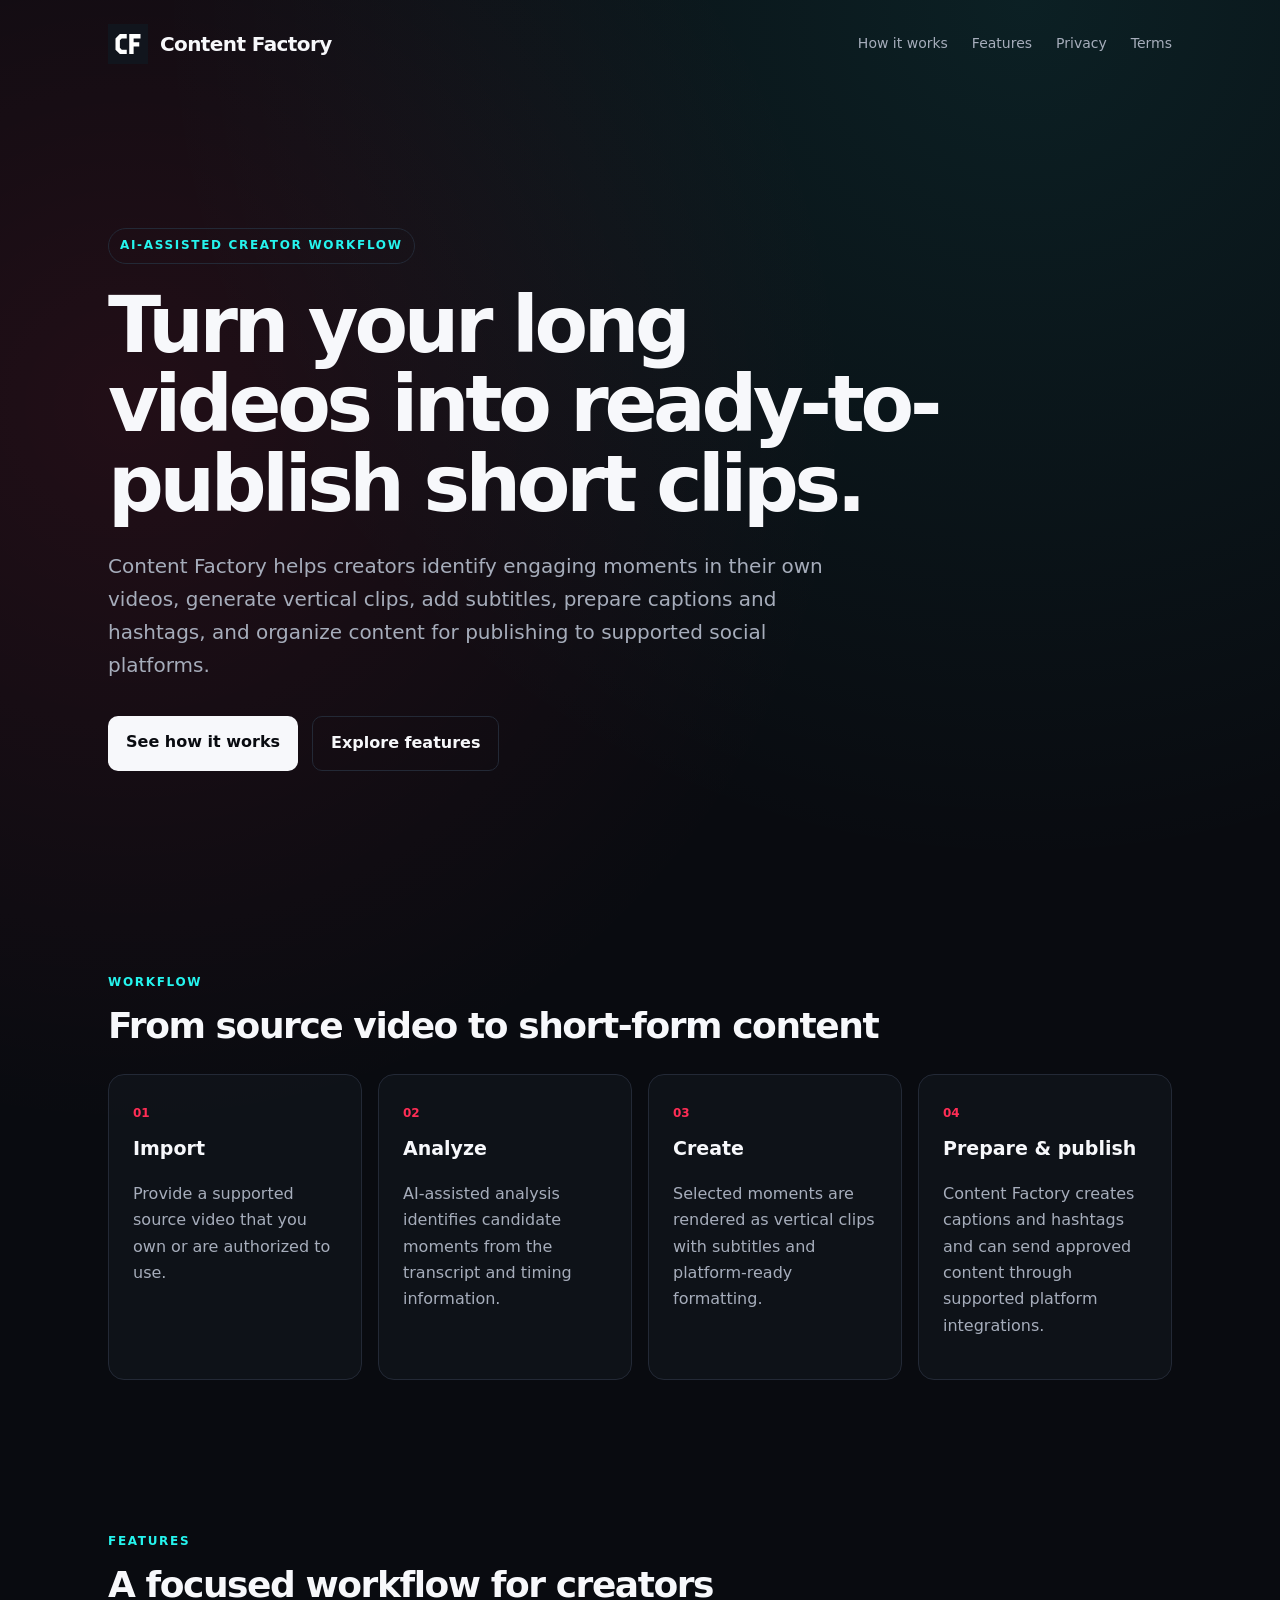
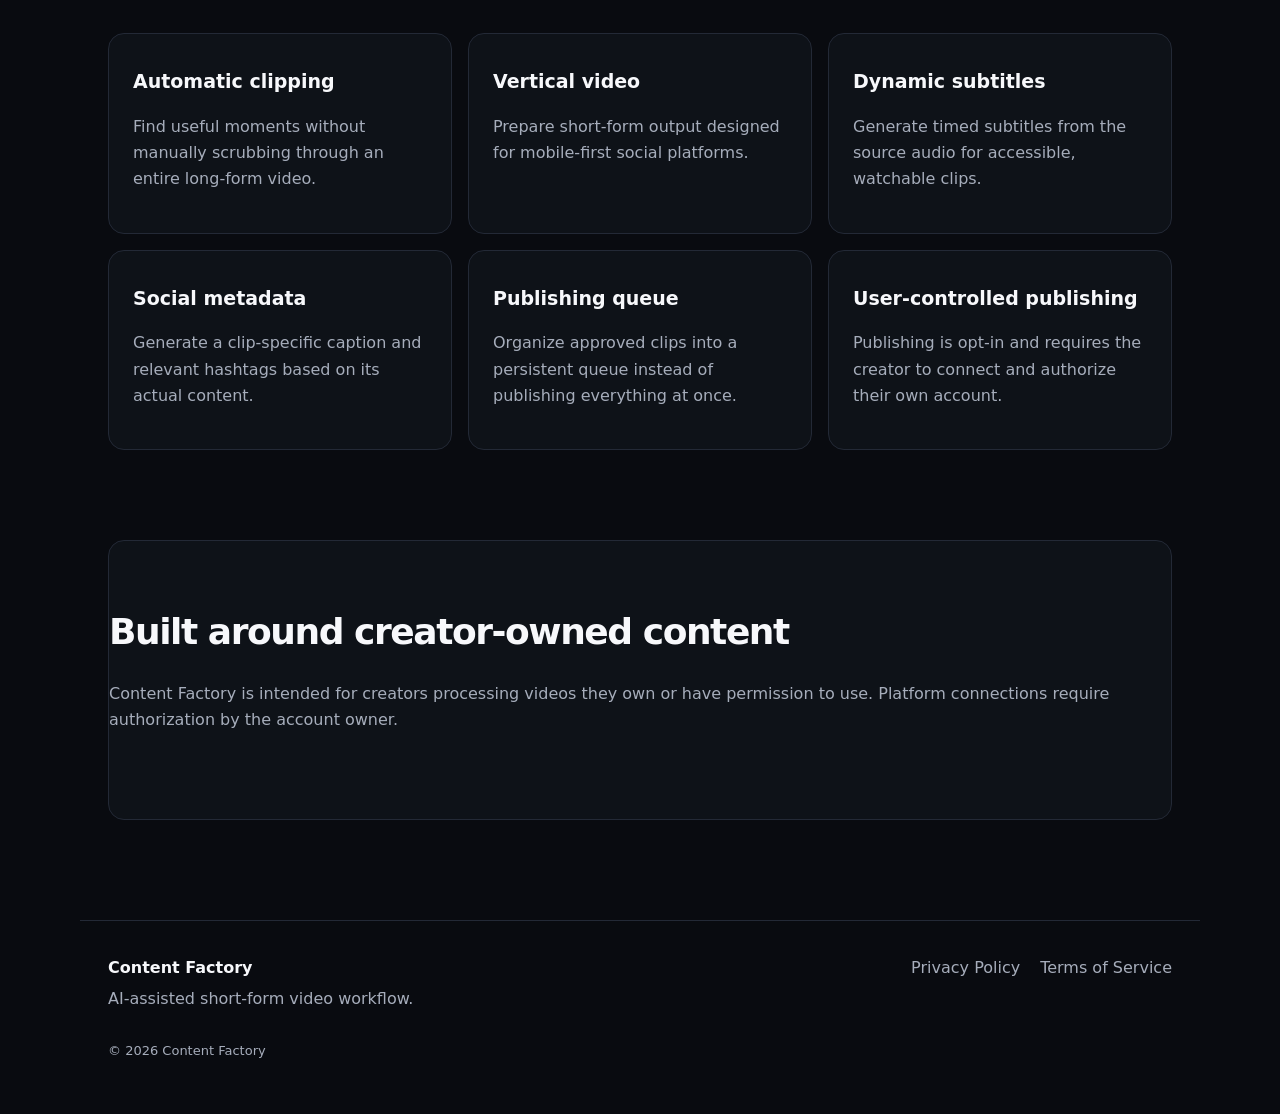
<file: index.html>
<!doctype html><html lang="en"><head><meta charset="utf-8"><meta name="viewport" content="width=device-width,initial-scale=1"><meta name="description" content="Content Factory turns long-form creator videos into short-form clips with captions, subtitles and publishing preparation."><title>Content Factory — AI Video Clipping</title><link rel="stylesheet" href="assets/style.css?v=cf-1">
<meta name="theme-color" content="#11151d">
<link rel="icon" href="favicon.ico?v=cf-1" sizes="16x16 32x32 48x48" type="image/x-icon">
<link rel="icon" href="assets/branding/content-factory-icon.svg?v=cf-1" type="image/svg+xml" sizes="any">
<link rel="icon" href="assets/branding/favicon-32x32.png?v=cf-1" type="image/png" sizes="32x32">
<link rel="icon" href="assets/branding/favicon-16x16.png?v=cf-1" type="image/png" sizes="16x16">
<link rel="apple-touch-icon" href="assets/branding/apple-touch-icon.png?v=cf-1" sizes="180x180">
</head><body><header><a class="brand" href="./"><img class="brand-icon" src="assets/branding/content-factory-icon.svg?v=cf-1" width="40" height="40" alt=""><span>Content Factory</span></a><nav><a href="#how">How it works</a><a href="#features">Features</a><a href="privacy/">Privacy</a><a href="terms/">Terms</a></nav></header><main><section class="hero"><div class="badge">AI-assisted creator workflow</div><h1>Turn your long videos into ready-to-publish short clips.</h1><p>Content Factory helps creators identify engaging moments in their own videos, generate vertical clips, add subtitles, prepare captions and hashtags, and organize content for publishing to supported social platforms.</p><div class="actions"><a class="button" href="#how">See how it works</a><a class="secondary" href="#features">Explore features</a></div></section><section id="how"><p class="eyebrow">WORKFLOW</p><h2>From source video to short-form content</h2><div class="grid steps"><article><span>01</span><h3>Import</h3><p>Provide a supported source video that you own or are authorized to use.</p></article><article><span>02</span><h3>Analyze</h3><p>AI-assisted analysis identifies candidate moments from the transcript and timing information.</p></article><article><span>03</span><h3>Create</h3><p>Selected moments are rendered as vertical clips with subtitles and platform-ready formatting.</p></article><article><span>04</span><h3>Prepare & publish</h3><p>Content Factory creates captions and hashtags and can send approved content through supported platform integrations.</p></article></div></section><section id="features"><p class="eyebrow">FEATURES</p><h2>A focused workflow for creators</h2><div class="grid features"><article><h3>Automatic clipping</h3><p>Find useful moments without manually scrubbing through an entire long-form video.</p></article><article><h3>Vertical video</h3><p>Prepare short-form output designed for mobile-first social platforms.</p></article><article><h3>Dynamic subtitles</h3><p>Generate timed subtitles from the source audio for accessible, watchable clips.</p></article><article><h3>Social metadata</h3><p>Generate a clip-specific caption and relevant hashtags based on its actual content.</p></article><article><h3>Publishing queue</h3><p>Organize approved clips into a persistent queue instead of publishing everything at once.</p></article><article><h3>User-controlled publishing</h3><p>Publishing is opt-in and requires the creator to connect and authorize their own account.</p></article></div></section><section class="notice"><h2>Built around creator-owned content</h2><p>Content Factory is intended for creators processing videos they own or have permission to use. Platform connections require authorization by the account owner.</p></section></main><footer><div><strong>Content Factory</strong><p>AI-assisted short-form video workflow.</p></div><div class="footerlinks"><a href="privacy/">Privacy Policy</a><a href="terms/">Terms of Service</a></div><p class="copyright">© 2026 Content Factory</p></footer></body></html>
</file>
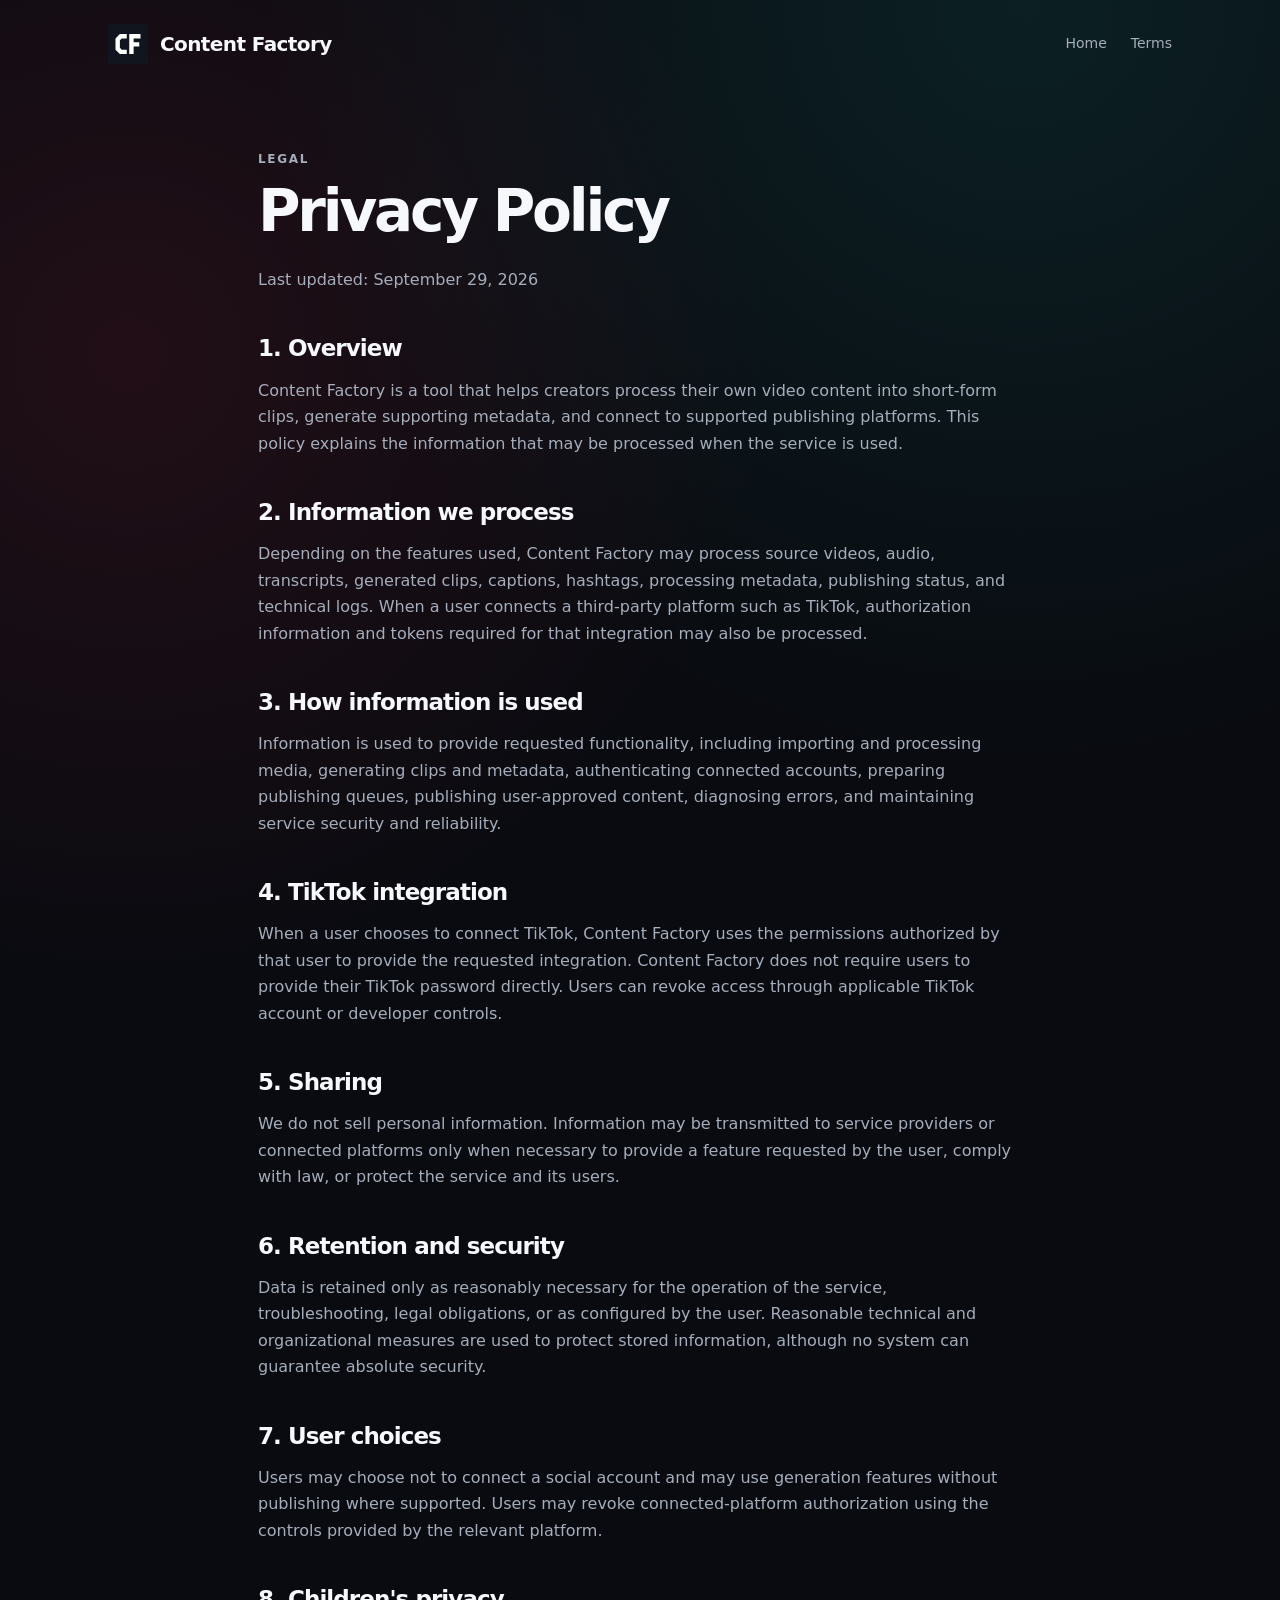
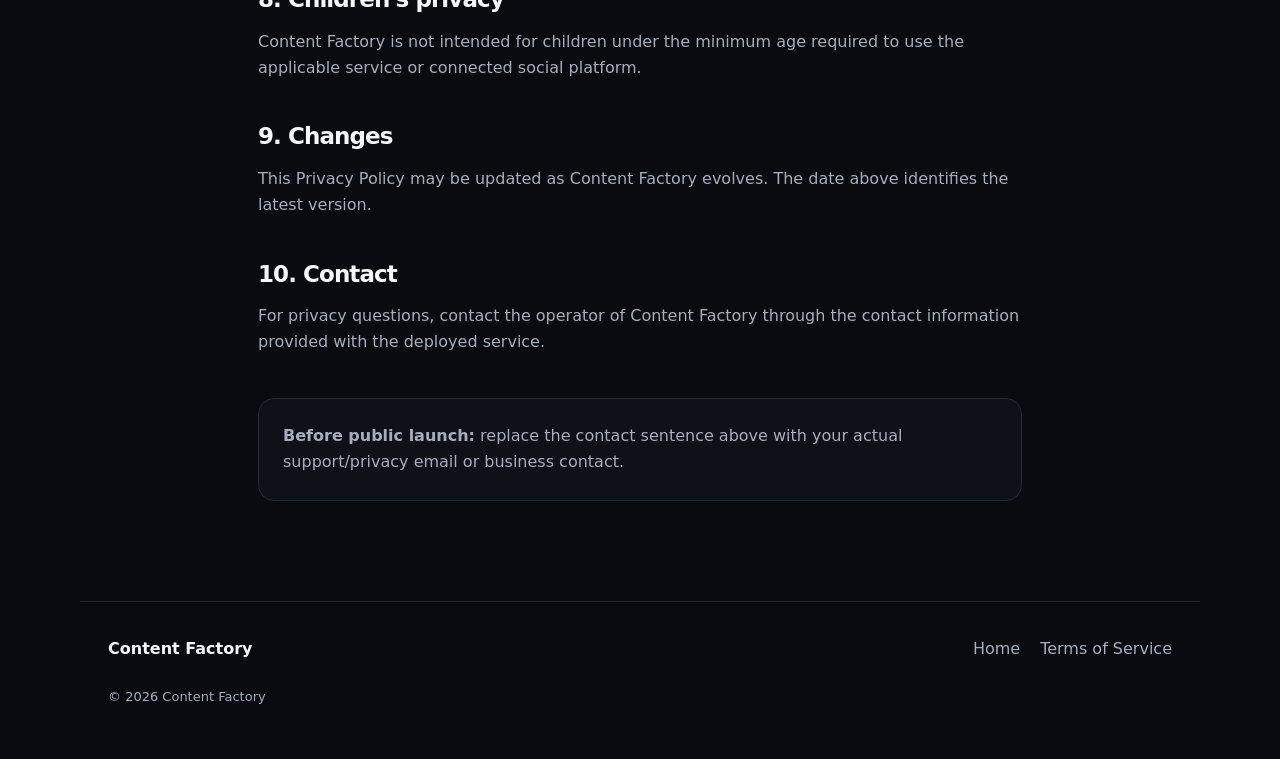
<file: privacy/index.html>
<!doctype html><html lang="en"><head><meta charset="utf-8"><meta name="viewport" content="width=device-width,initial-scale=1"><title>Privacy Policy — Content Factory</title><link rel="stylesheet" href="../assets/style.css?v=cf-1">
<meta name="theme-color" content="#11151d">
<link rel="icon" href="../favicon.ico?v=cf-1" sizes="16x16 32x32 48x48" type="image/x-icon">
<link rel="icon" href="../assets/branding/content-factory-icon.svg?v=cf-1" type="image/svg+xml" sizes="any">
<link rel="icon" href="../assets/branding/favicon-32x32.png?v=cf-1" type="image/png" sizes="32x32">
<link rel="icon" href="../assets/branding/favicon-16x16.png?v=cf-1" type="image/png" sizes="16x16">
<link rel="apple-touch-icon" href="../assets/branding/apple-touch-icon.png?v=cf-1" sizes="180x180">
</head><body><header><a class="brand" href="../"><img class="brand-icon" src="../assets/branding/content-factory-icon.svg?v=cf-1" width="40" height="40" alt=""><span>Content Factory</span></a><nav><a href="../">Home</a><a href="../terms/">Terms</a></nav></header><main class="legal"><p class="eyebrow">LEGAL</p><h1>Privacy Policy</h1><p class="updated">Last updated: September 29, 2026</p><h2>1. Overview</h2><p>Content Factory is a tool that helps creators process their own video content into short-form clips, generate supporting metadata, and connect to supported publishing platforms. This policy explains the information that may be processed when the service is used.</p><h2>2. Information we process</h2><p>Depending on the features used, Content Factory may process source videos, audio, transcripts, generated clips, captions, hashtags, processing metadata, publishing status, and technical logs. When a user connects a third-party platform such as TikTok, authorization information and tokens required for that integration may also be processed.</p><h2>3. How information is used</h2><p>Information is used to provide requested functionality, including importing and processing media, generating clips and metadata, authenticating connected accounts, preparing publishing queues, publishing user-approved content, diagnosing errors, and maintaining service security and reliability.</p><h2>4. TikTok integration</h2><p>When a user chooses to connect TikTok, Content Factory uses the permissions authorized by that user to provide the requested integration. Content Factory does not require users to provide their TikTok password directly. Users can revoke access through applicable TikTok account or developer controls.</p><h2>5. Sharing</h2><p>We do not sell personal information. Information may be transmitted to service providers or connected platforms only when necessary to provide a feature requested by the user, comply with law, or protect the service and its users.</p><h2>6. Retention and security</h2><p>Data is retained only as reasonably necessary for the operation of the service, troubleshooting, legal obligations, or as configured by the user. Reasonable technical and organizational measures are used to protect stored information, although no system can guarantee absolute security.</p><h2>7. User choices</h2><p>Users may choose not to connect a social account and may use generation features without publishing where supported. Users may revoke connected-platform authorization using the controls provided by the relevant platform.</p><h2>8. Children's privacy</h2><p>Content Factory is not intended for children under the minimum age required to use the applicable service or connected social platform.</p><h2>9. Changes</h2><p>This Privacy Policy may be updated as Content Factory evolves. The date above identifies the latest version.</p><h2>10. Contact</h2><p>For privacy questions, contact the operator of Content Factory through the contact information provided with the deployed service.</p><div class="legal-note"><strong>Before public launch:</strong> replace the contact sentence above with your actual support/privacy email or business contact.</div></main><footer><div><strong>Content Factory</strong></div><div class="footerlinks"><a href="../">Home</a><a href="../terms/">Terms of Service</a></div><p class="copyright">© 2026 Content Factory</p></footer></body></html>
</file>
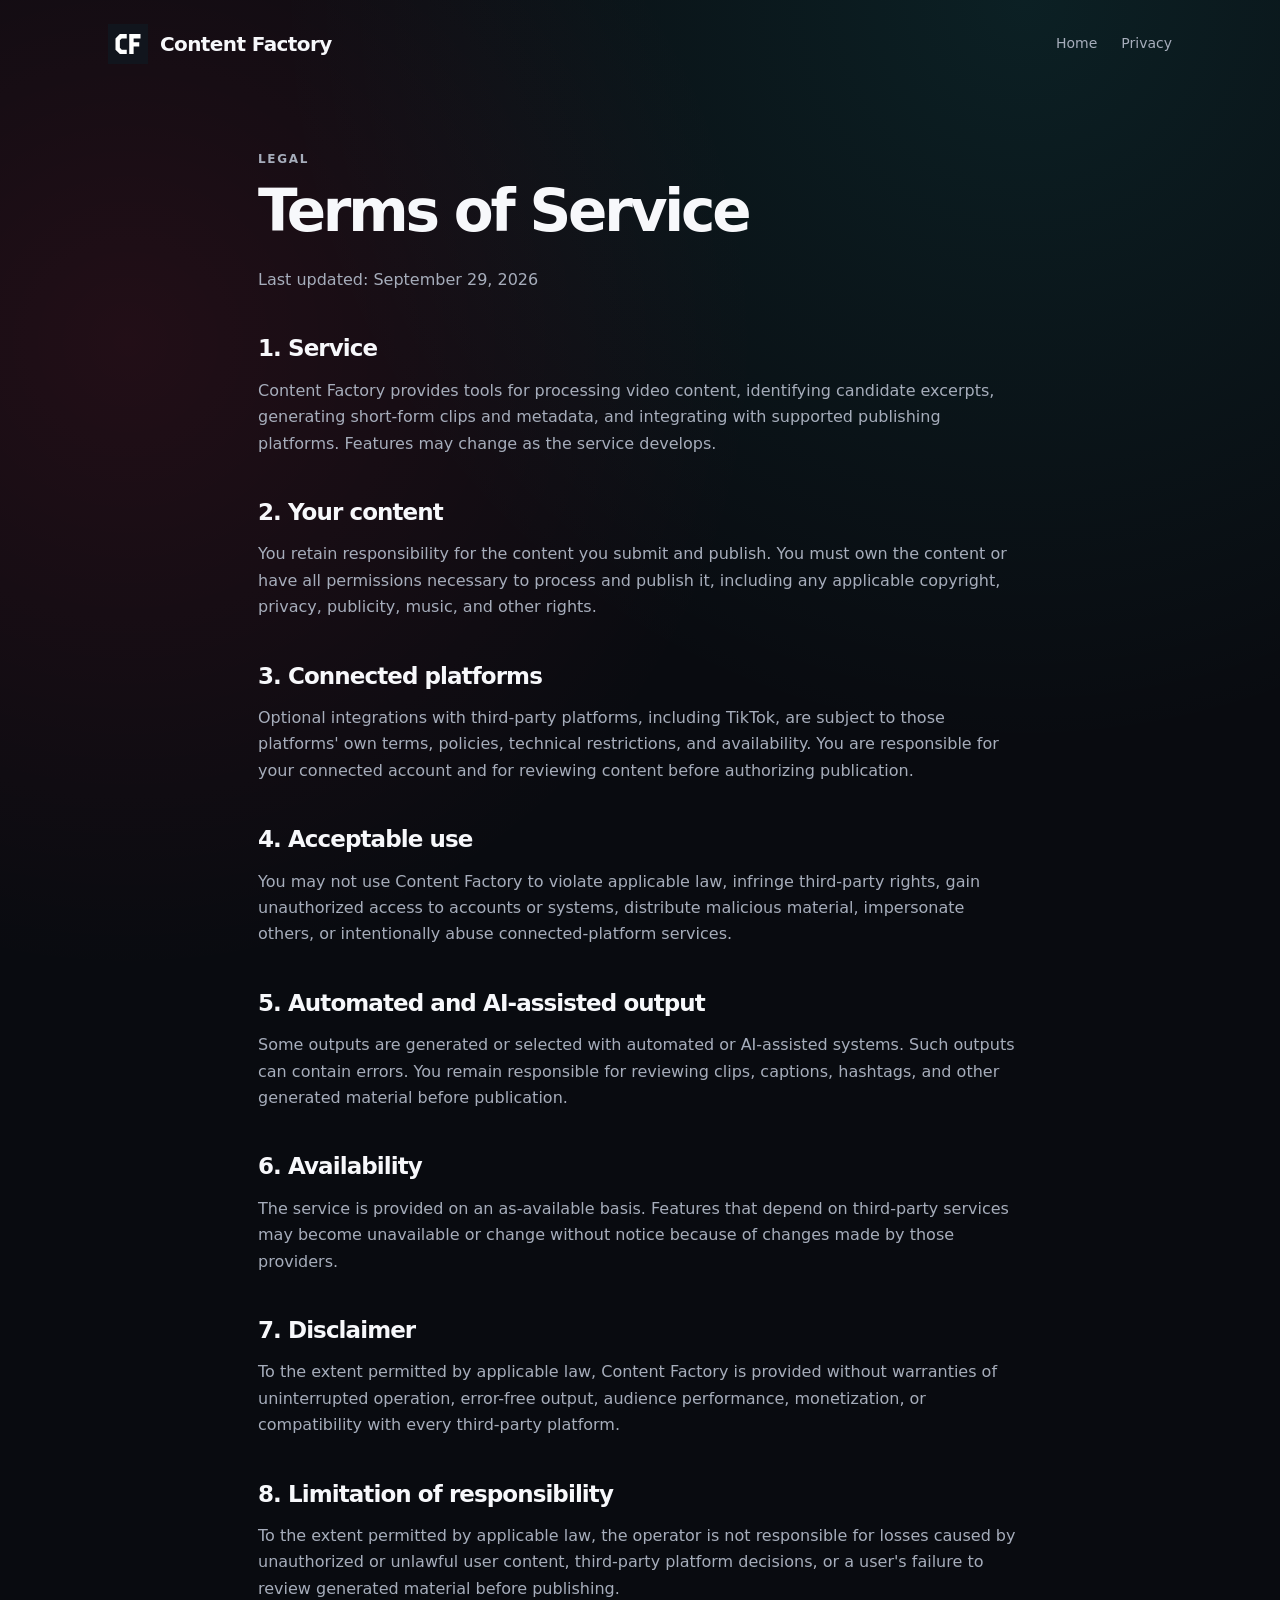
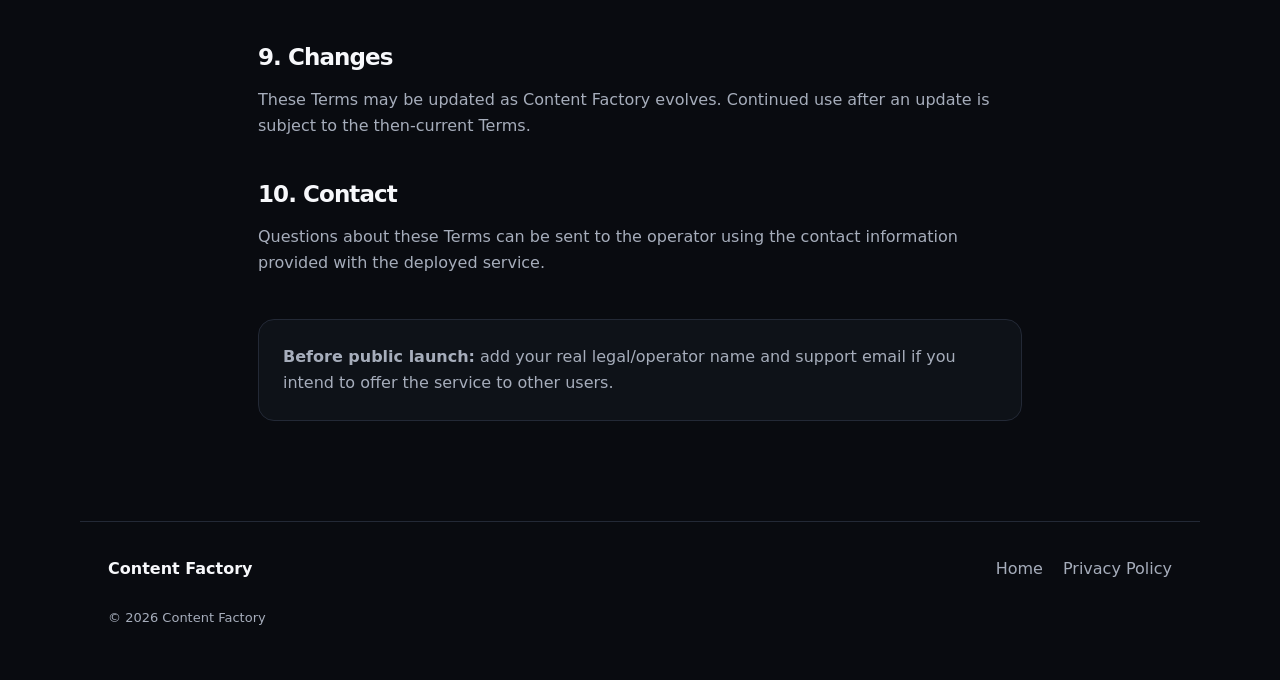
<file: terms/index.html>
<!doctype html><html lang="en"><head><meta charset="utf-8"><meta name="viewport" content="width=device-width,initial-scale=1"><title>Terms of Service — Content Factory</title><link rel="stylesheet" href="../assets/style.css?v=cf-1">
<meta name="theme-color" content="#11151d">
<link rel="icon" href="../favicon.ico?v=cf-1" sizes="16x16 32x32 48x48" type="image/x-icon">
<link rel="icon" href="../assets/branding/content-factory-icon.svg?v=cf-1" type="image/svg+xml" sizes="any">
<link rel="icon" href="../assets/branding/favicon-32x32.png?v=cf-1" type="image/png" sizes="32x32">
<link rel="icon" href="../assets/branding/favicon-16x16.png?v=cf-1" type="image/png" sizes="16x16">
<link rel="apple-touch-icon" href="../assets/branding/apple-touch-icon.png?v=cf-1" sizes="180x180">
</head><body><header><a class="brand" href="../"><img class="brand-icon" src="../assets/branding/content-factory-icon.svg?v=cf-1" width="40" height="40" alt=""><span>Content Factory</span></a><nav><a href="../">Home</a><a href="../privacy/">Privacy</a></nav></header><main class="legal"><p class="eyebrow">LEGAL</p><h1>Terms of Service</h1><p class="updated">Last updated: September 29, 2026</p><h2>1. Service</h2><p>Content Factory provides tools for processing video content, identifying candidate excerpts, generating short-form clips and metadata, and integrating with supported publishing platforms. Features may change as the service develops.</p><h2>2. Your content</h2><p>You retain responsibility for the content you submit and publish. You must own the content or have all permissions necessary to process and publish it, including any applicable copyright, privacy, publicity, music, and other rights.</p><h2>3. Connected platforms</h2><p>Optional integrations with third-party platforms, including TikTok, are subject to those platforms' own terms, policies, technical restrictions, and availability. You are responsible for your connected account and for reviewing content before authorizing publication.</p><h2>4. Acceptable use</h2><p>You may not use Content Factory to violate applicable law, infringe third-party rights, gain unauthorized access to accounts or systems, distribute malicious material, impersonate others, or intentionally abuse connected-platform services.</p><h2>5. Automated and AI-assisted output</h2><p>Some outputs are generated or selected with automated or AI-assisted systems. Such outputs can contain errors. You remain responsible for reviewing clips, captions, hashtags, and other generated material before publication.</p><h2>6. Availability</h2><p>The service is provided on an as-available basis. Features that depend on third-party services may become unavailable or change without notice because of changes made by those providers.</p><h2>7. Disclaimer</h2><p>To the extent permitted by applicable law, Content Factory is provided without warranties of uninterrupted operation, error-free output, audience performance, monetization, or compatibility with every third-party platform.</p><h2>8. Limitation of responsibility</h2><p>To the extent permitted by applicable law, the operator is not responsible for losses caused by unauthorized or unlawful user content, third-party platform decisions, or a user's failure to review generated material before publishing.</p><h2>9. Changes</h2><p>These Terms may be updated as Content Factory evolves. Continued use after an update is subject to the then-current Terms.</p><h2>10. Contact</h2><p>Questions about these Terms can be sent to the operator using the contact information provided with the deployed service.</p><div class="legal-note"><strong>Before public launch:</strong> add your real legal/operator name and support email if you intend to offer the service to other users.</div></main><footer><div><strong>Content Factory</strong></div><div class="footerlinks"><a href="../">Home</a><a href="../privacy/">Privacy Policy</a></div><p class="copyright">© 2026 Content Factory</p></footer></body></html>
</file>
<file: assets/style.css>
:root{--bg:#090b10;--panel:#11151d;--text:#f7f8fb;--muted:#a6adbb;--line:#232936;--accent:#ff2d55;--accent2:#25f4ee;--max:1120px}*{box-sizing:border-box}html{scroll-behavior:smooth}body{margin:0;background:radial-gradient(circle at 80% 0%,rgba(37,244,238,.09),transparent 30%),radial-gradient(circle at 10% 15%,rgba(255,45,85,.10),transparent 28%),var(--bg);color:var(--text);font:16px/1.65 Inter,ui-sans-serif,system-ui,-apple-system,BlinkMacSystemFont,"Segoe UI",sans-serif}a{color:inherit;text-decoration:none}header{max-width:var(--max);margin:auto;padding:24px 28px;display:flex;justify-content:space-between;align-items:center}.brand{font-weight:800;letter-spacing:-.03em;font-size:20px}nav{display:flex;gap:24px;color:var(--muted);font-size:14px}nav a:hover,.footerlinks a:hover{color:var(--text)}main{max-width:var(--max);margin:auto;padding:50px 28px 100px}.hero{padding:90px 0 120px;max-width:850px}.badge,.eyebrow{font-size:12px;letter-spacing:.14em;text-transform:uppercase;font-weight:800;color:var(--accent2)}.badge{display:inline-block;padding:7px 11px;border:1px solid var(--line);border-radius:999px;margin-bottom:22px}.hero h1,.legal h1{font-size:clamp(44px,7vw,78px);line-height:1.02;letter-spacing:-.055em;margin:0 0 26px}.hero>p{font-size:20px;color:var(--muted);max-width:760px}.actions{display:flex;gap:14px;margin-top:34px}.button,.secondary{padding:13px 18px;border-radius:10px;font-weight:700}.button{background:var(--text);color:var(--bg)}.secondary{border:1px solid var(--line)}section:not(.hero){padding:70px 0}h2{font-size:36px;letter-spacing:-.04em;line-height:1.15;margin:8px 0 28px}h3{margin:8px 0 8px;font-size:19px}.grid{display:grid;gap:16px}.steps{grid-template-columns:repeat(4,1fr)}.features{grid-template-columns:repeat(3,1fr)}article,.notice,.legal-note{background:rgba(17,21,29,.72);border:1px solid var(--line);border-radius:16px;padding:24px}article span{font-size:12px;color:var(--accent);font-weight:800}article p,.notice p,.legal p,.updated{color:var(--muted)}.notice{margin-top:20px}.notice h2{margin-top:0}.legal{max-width:820px}.legal h1{font-size:58px}.legal h2{font-size:23px;margin-top:42px;margin-bottom:8px}.legal-note{margin-top:42px;color:var(--muted)}footer{max-width:var(--max);margin:auto;padding:34px 28px 48px;border-top:1px solid var(--line);display:grid;grid-template-columns:1fr auto;gap:20px;color:var(--muted)}footer strong{color:var(--text)}footer p{margin:4px 0}.footerlinks{display:flex;gap:20px}.copyright{grid-column:1/-1;font-size:13px}@media(max-width:800px){nav{gap:12px;flex-wrap:wrap;justify-content:flex-end}.steps,.features{grid-template-columns:1fr}.hero{padding:55px 0 70px}.hero h1{font-size:48px}footer{grid-template-columns:1fr}.footerlinks{flex-direction:column;gap:8px}}

/* Official CF mark: same SVG as the browser and TikTok app icon. */
.brand{display:inline-flex;align-items:center;gap:12px;flex-shrink:0}.brand-icon{display:block;flex-shrink:0;object-fit:contain}
@media(max-width:600px){header{flex-wrap:wrap;gap:18px}header nav{justify-content:flex-start}}
</file>
